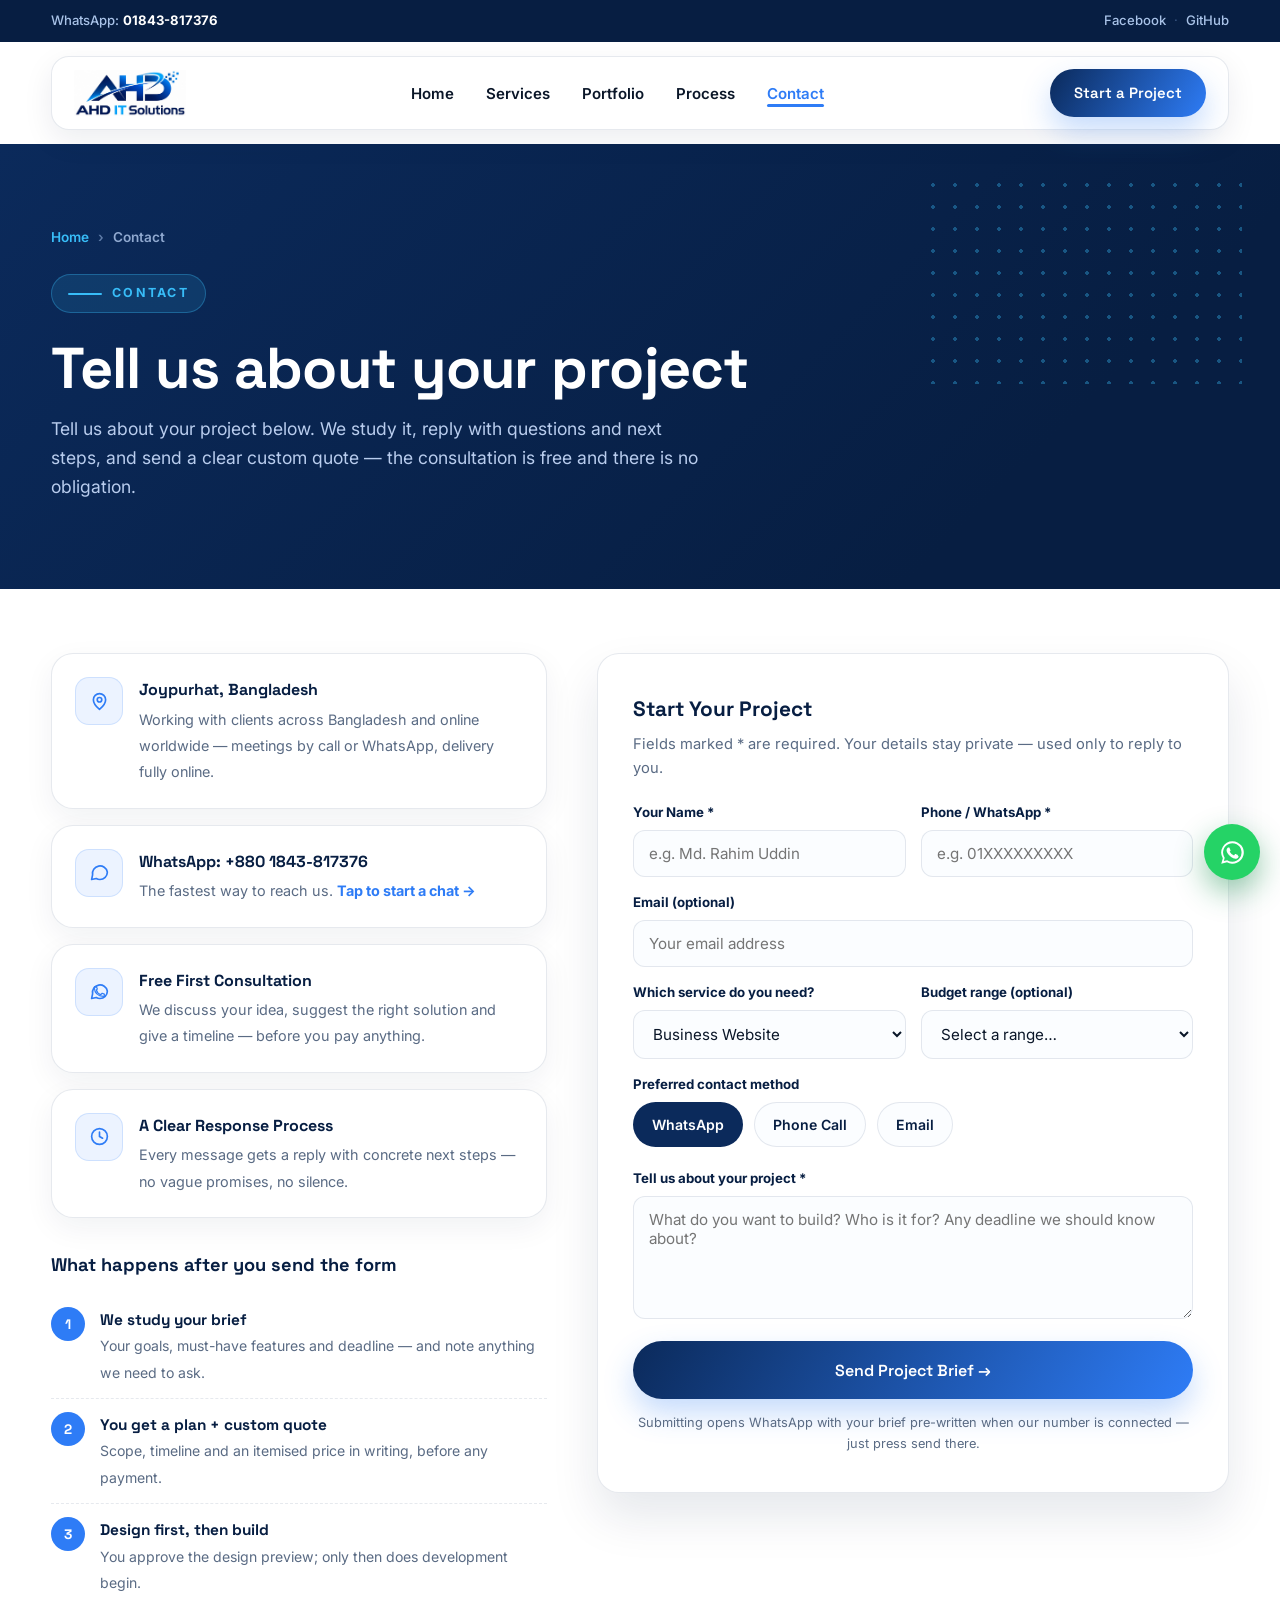
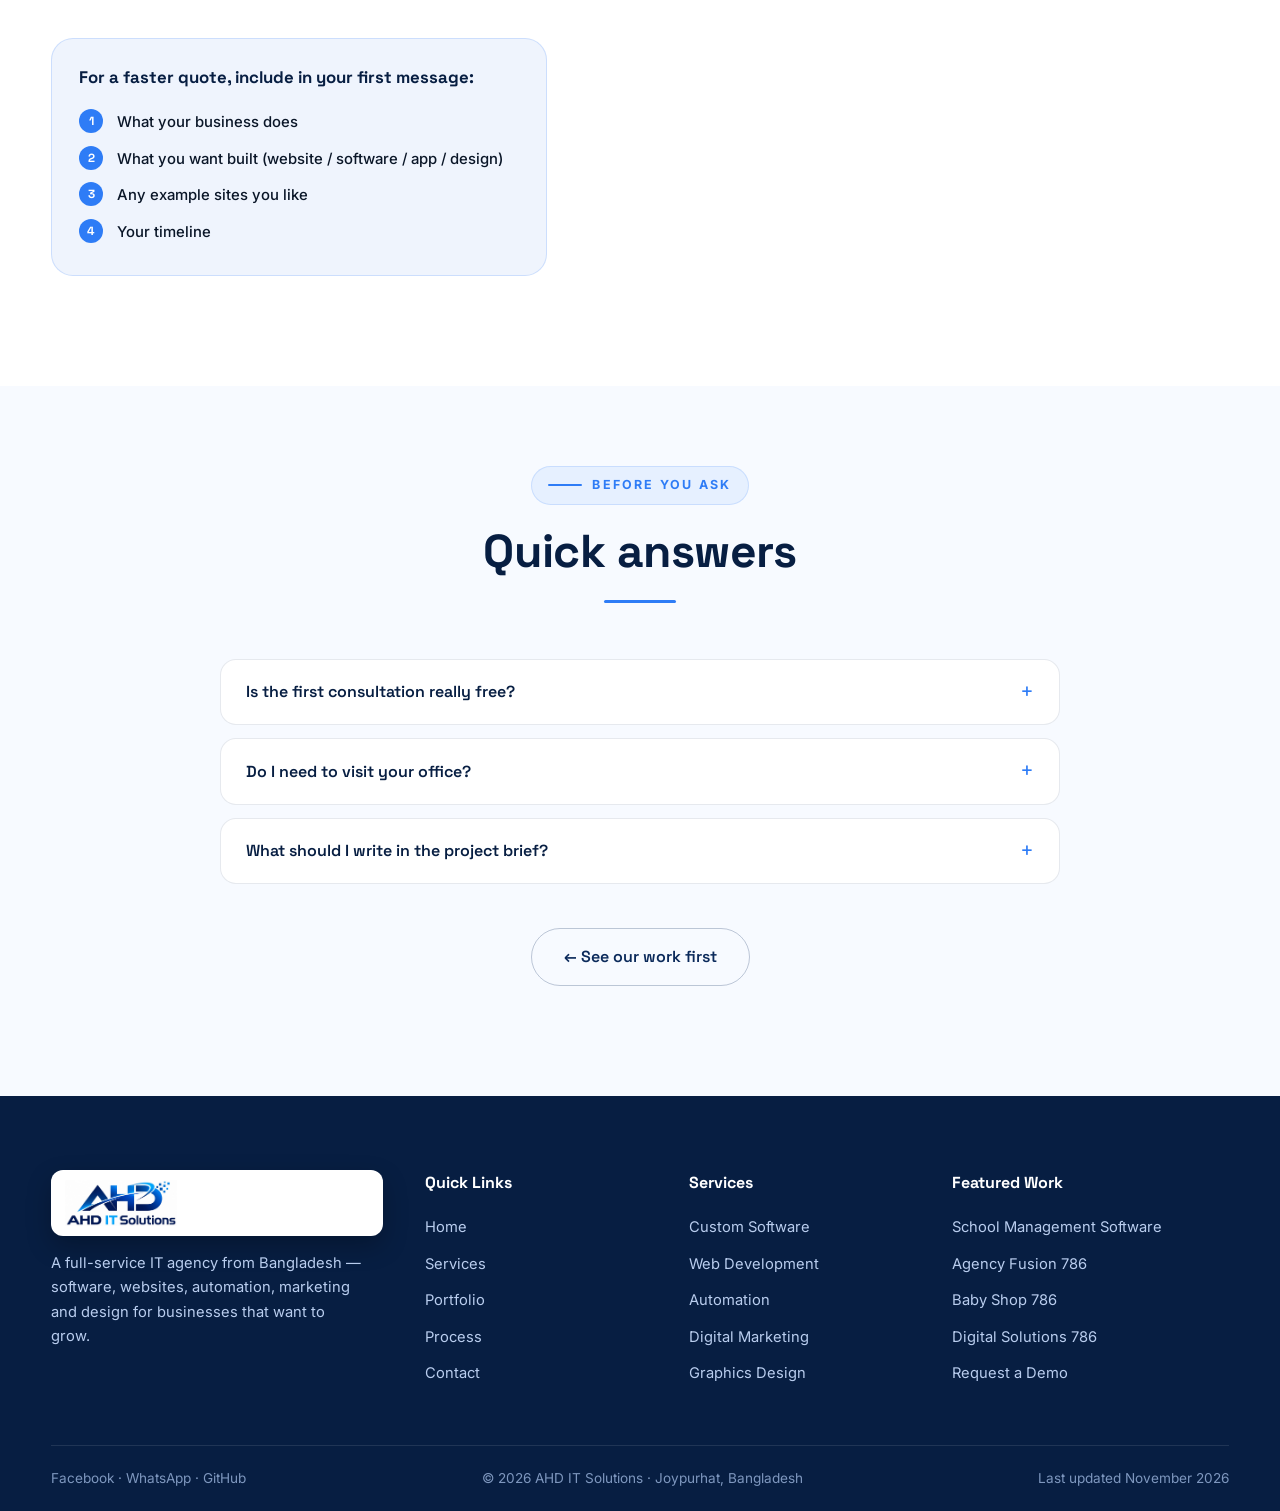
<file: contact.html>
<!DOCTYPE html>
<html lang="en">
<head>
<meta charset="UTF-8">
<meta name="viewport" content="width=device-width, initial-scale=1.0">
<title>Contact — AHD IT Solutions | Start Your Project</title>
<meta name="description" content="Start a project with AHD IT Solutions: free first consultation, a clear custom quote, and a step-by-step plan. Based in Bangladesh, working with clients online everywhere.">
<meta property="og:title" content="Contact — AHD IT Solutions | Start Your Project">
<meta property="og:description" content="Start a project with AHD IT Solutions: free first consultation, a clear custom quote, and a step-by-step plan. Based in Bangladesh, working with clients online everywhere.">
<meta property="og:type" content="website">
<meta property="og:image" content="https://sd-hasnat.github.io/ahditsolutions/og-cover.jpg">
<meta property="og:image:width" content="1200">
<meta property="og:image:height" content="630">
<meta name="twitter:card" content="summary_large_image">
<meta name="twitter:title" content="Contact — AHD IT Solutions | Start Your Project">
<meta name="twitter:description" content="Start a project with AHD IT Solutions: free first consultation, a clear custom quote, and a step-by-step plan. Based in Bangladesh, working with clients online everywhere.">
<meta name="twitter:image" content="https://sd-hasnat.github.io/ahditsolutions/og-cover.jpg">
<link rel="icon" type="image/jpeg" href="[data-uri]">
<link rel="preconnect" href="https://fonts.googleapis.com">
<link href="https://fonts.googleapis.com/css2?family=Space+Grotesk:wght@500;600;700&family=Inter:wght@400;500;600&display=swap" rel="stylesheet">
<link rel="stylesheet" href="styles.css">
</head>
<body>

<div class="topbar">
  <div class="wrap">
    <a class="tb-wa" href="https://wa.me/8801843817376" target="_blank" rel="noopener">WhatsApp: <b>01843-817376</b></a>
    <span class="tb-right"><a href="https://www.facebook.com/ahditsolutions" target="_blank" rel="noopener">Facebook</a><span class="tb-sep">·</span><a href="https://github.com/SD-Hasnat/ahditsolutions" target="_blank" rel="noopener">GitHub</a></span>
  </div>
</div>

<header class="site" id="header">
  <div class="wrap">
    <div class="nav">
      <a class="brand" href="index.html" aria-label="AHD IT Solutions home">
        <img src="[data-uri]" alt="AHD IT Solutions" class="brand-logo">
      </a>
      <ul class="nav-links">
        <li><a href="index.html">Home</a></li>
        <li><a href="index.html#services">Services</a></li>
        <li><a href="portfolio.html">Portfolio</a></li>
        <li><a href="index.html#process">Process</a></li>
        <li><a href="contact.html" class="active">Contact</a></li>
      </ul>
      <a class="btn btn-primary btn-sm nav-cta" href="contact.html">Start a Project</a>
      <button class="burger" id="burger" aria-label="Open menu"><span></span><span></span><span></span></button>
    </div>
    <nav class="mobile-menu">
      <a href="index.html">Home</a><a href="index.html#services">Services</a><a href="portfolio.html">Portfolio</a>
      <a href="index.html#process">Process</a><a href="contact.html">Contact</a><a href="contact.html">Start a Project →</a>
    </nav>
  </div>
</header>

<!-- ================= PAGE HERO ================= -->
<section class="page-hero">
  <div class="wrap">
    <div class="crumbs"><a href="index.html">Home</a><i>›</i><span>Contact</span></div>
    <span class="eyebrow light" style="margin-top:26px">Contact</span>
    <h1>Tell us about your project</h1>
    <p>Tell us about your project below. We study it, reply with questions and next steps, and send a clear custom quote — the consultation is free and there is no obligation.</p>
  </div>
</section>

<!-- ================= CONTACT ================= -->
<section style="padding-top:64px">
  <div class="wrap contact-grid">
    <div>
      <div class="c-card">
        <span class="ci"><svg viewBox="0 0 24 24"><path d="M12 21s-7-5.6-7-11a7 7 0 1114 0c0 5.4-7 11-7 11z"/><circle cx="12" cy="10" r="2.6"/></svg></span>
        <div><b>Joypurhat, Bangladesh</b><span>Working with clients across Bangladesh and online worldwide — meetings by call or WhatsApp, delivery fully online.</span></div>
      </div>
      <div class="c-card">
        <span class="ci"><svg viewBox="0 0 24 24"><path d="M21 11.5a8.5 8.5 0 01-8.5 8.5c-1.5 0-3-.4-4.2-1.1L3 20l1.1-5.3A8.5 8.5 0 1121 11.5z"/></svg></span>
        <div><b>WhatsApp: +880 1843-817376</b><span>The fastest way to reach us. <a href="https://wa.me/8801843817376" target="_blank" rel="noopener" style="color:#2E7CF6;font-weight:700">Tap to start a chat →</a></span></div>
      </div>
      <div class="c-card">
        <span class="ci"><svg viewBox="0 0 24 24"><path d="M21 11.5a8.5 8.5 0 01-8.5 8.5c-1.5 0-3-.4-4.2-1.1L3 20l1.1-5.3A8.5 8.5 0 1121 11.5z"/><path d="M8.5 10.5c.5 2 3 4.5 5 5l1.5-1.5 2.5 1v1.5c0 .5-.5 1-1 1C10 17.5 6.5 14 6 7.5c0-.5.5-1 1-1h1.5l1 2.5-1 1.5z" stroke-width="1.4"/></svg></span>
        <div><b>Free First Consultation</b><span>We discuss your idea, suggest the right solution and give a timeline — before you pay anything.</span></div>
      </div>
      <div class="c-card">
        <span class="ci"><svg viewBox="0 0 24 24"><circle cx="12" cy="12" r="9"/><path d="M12 7v5l3.5 2"/></svg></span>
        <div><b>A Clear Response Process</b><span>Every message gets a reply with concrete next steps — no vague promises, no silence.</span></div>
      </div>

      <div class="next-steps">
        <h3>What happens after you send the form</h3>
        <div class="ns-item"><span class="n">1</span><div><b>We study your brief</b><span>Your goals, must-have features and deadline — and note anything we need to ask.</span></div></div>
        <div class="ns-item"><span class="n">2</span><div><b>You get a plan + custom quote</b><span>Scope, timeline and an itemised price in writing, before any payment.</span></div></div>
        <div class="ns-item"><span class="n">3</span><div><b>Design first, then build</b><span>You approve the design preview; only then does development begin.</span></div></div>
      </div>
      <div class="quote-tips">
        <h3>For a faster quote, include in your first message:</h3>
        <ol>
          <li>What your business does</li>
          <li>What you want built (website / software / app / design)</li>
          <li>Any example sites you like</li>
          <li>Your timeline</li>
        </ol>
      </div>
    </div>

    <div class="form-card" id="contact-form">
      <h3>Start Your Project</h3>
      <p>Fields marked * are required. Your details stay private — used only to reply to you.</p>
      <div class="form-ok" id="formOk">✓ Thank you! Your project brief is ready — if WhatsApp did not open automatically, your details are saved in this form and we will use your preferred contact method as soon as our inbox is connected.</div>
      <form id="projectForm" novalidate>
        <div class="f-row">
          <div class="f-group"><label for="fName">Your Name *</label><input id="fName" type="text" placeholder="e.g. Md. Rahim Uddin" required></div>
          <div class="f-group"><label for="fPhone">Phone / WhatsApp *</label><input id="fPhone" type="tel" placeholder="e.g. 01XXXXXXXXX" required></div>
        </div>
        <div class="f-group"><label for="fEmail">Email (optional)</label><input id="fEmail" type="email" placeholder="Your email address"></div>
        <div class="f-row">
          <div class="f-group"><label for="fService">Which service do you need?</label>
            <select id="fService">
              <option>Business Website</option><option>Custom Software</option><option>School Management Software</option>
              <option>Business Automation</option><option>Digital Marketing</option><option>Graphics / Logo Design</option><option>Something Else</option>
            </select>
          </div>
          <div class="f-group"><label for="fBudget">Budget range (optional)</label>
            <select id="fBudget">
              <option value="">Select a range…</option>
              <option>Under ৳25,000</option><option>৳25,000 – ৳50,000</option><option>৳50,000 – ৳1,00,000</option>
              <option>৳1,00,000 – ৳2,50,000</option><option>Above ৳2,50,000</option><option>Not sure yet</option>
            </select>
          </div>
        </div>
        <div class="f-group"><label>Preferred contact method</label>
          <div class="radio-row">
            <label class="radio-pill"><input type="radio" name="fMethod" value="WhatsApp" checked><span>WhatsApp</span></label>
            <label class="radio-pill"><input type="radio" name="fMethod" value="Phone Call"><span>Phone Call</span></label>
            <label class="radio-pill"><input type="radio" name="fMethod" value="Email"><span>Email</span></label>
          </div>
        </div>
        <div class="f-group"><label for="fMsg">Tell us about your project *</label><textarea id="fMsg" rows="5" placeholder="What do you want to build? Who is it for? Any deadline we should know about?" required></textarea></div>
        <button class="btn btn-primary" type="submit" style="width:100%">Send Project Brief →</button>
        <p class="form-note">Submitting opens WhatsApp with your brief pre-written when our number is connected — just press send there.</p>
      </form>
    </div>
  </div>
</section>

<!-- ================= SMALL FAQ ================= -->
<section class="faq" style="background:var(--paper);padding-top:80px">
  <div class="wrap">
    <div class="sec-head center">
      <span class="eyebrow">Before You Ask</span>
      <h2>Quick answers</h2>
      <div class="sec-rule"></div>
    </div>
    <div class="faq-list">
      <div class="faq-item">
        <button class="faq-q">Is the first consultation really free?<span class="fx">+</span></button>
        <div class="faq-a"><p>Yes. We discuss your project, suggest an approach and give you a timeline and custom quote in writing. You decide afterwards — there is no obligation to continue.</p></div>
      </div>
      <div class="faq-item">
        <button class="faq-q">Do I need to visit your office?<span class="fx">+</span></button>
        <div class="faq-a"><p>No. We are based in Bangladesh and work with clients fully online — briefings, design previews, progress updates and delivery all happen by call, WhatsApp and shared links.</p></div>
      </div>
      <div class="faq-item">
        <button class="faq-q">What should I write in the project brief?<span class="fx">+</span></button>
        <div class="faq-a"><p>Just the essentials: what you want to build, who will use it, the features you cannot live without, and any deadline. Even a rough idea is enough — shaping it is part of our job.</p></div>
      </div>
    </div>
    <div style="text-align:center;margin-top:44px">
      <a class="btn btn-ghost" href="portfolio.html">← See our work first</a>
    </div>
  </div>
</section>

<!-- ================= FOOTER ================= -->
<footer>
  <div class="wrap">
    <div class="foot-grid">
      <div>
        <a class="brand logo-chip" href="index.html">
          <img src="[data-uri]" alt="AHD IT Solutions" class="brand-logo">
        </a>
        <p class="foot-about">A full-service IT agency from Bangladesh — software, websites, automation, marketing and design for businesses that want to grow.</p>
      </div>
      <div>
        <h4>Quick Links</h4>
        <ul class="foot-links"><li><a href="index.html">Home</a></li><li><a href="index.html#services">Services</a></li><li><a href="portfolio.html">Portfolio</a></li><li><a href="index.html#process">Process</a></li><li><a href="contact.html">Contact</a></li></ul>
      </div>
      <div>
        <h4>Services</h4>
        <ul class="foot-links"><li><a href="index.html#services">Custom Software</a></li><li><a href="index.html#services">Web Development</a></li><li><a href="index.html#services">Automation</a></li><li><a href="index.html#services">Digital Marketing</a></li><li><a href="index.html#services">Graphics Design</a></li></ul>
      </div>
      <div>
        <h4>Featured Work</h4>
        <ul class="foot-links"><li><a href="portfolio.html">School Management Software</a></li><li><a href="portfolio.html">Agency Fusion 786</a></li><li><a href="portfolio.html">Baby Shop 786</a></li><li><a href="portfolio.html">Digital Solutions 786</a></li><li><a href="contact.html">Request a Demo</a></li></ul>
      </div>
    </div>
    <div class="foot-bottom">
      <span class="foot-social"><a href="https://www.facebook.com/ahditsolutions" target="_blank" rel="noopener">Facebook</a> · <a href="https://wa.me/8801843817376" target="_blank" rel="noopener">WhatsApp</a> · <a href="https://github.com/SD-Hasnat/ahditsolutions" target="_blank" rel="noopener">GitHub</a></span>
      <span>© 2026 AHD IT Solutions · Joypurhat, Bangladesh</span>
      <span>Last updated November 2026</span>
    </div>
  </div>
</footer>

<button class="to-top" aria-label="Back to top">↑</button>
<script src="script.js"></script>
</body>
</html>
</file>
<file: styles.css>
/* ============================================================
   AHD IT Solutions — Phlox-standard Agency Stylesheet (v3)
   Tokens: navy #0B2A5B / deep #071E42 / azure #2E7CF6 / sky #38BDF8
   One gradient (navy→azure): primary buttons, filled service card, CTA band
   ============================================================ */
:root{
  --navy:#0B2A5B; --deep:#071E42; --navy3:#0D3270;
  --azure:#2E7CF6; --blue:#2E7CF6; --sky:#38BDF8;
  --ink:#0A1628; --grey:#5A6B84; --muted:#5A6B84;
  --paper:#F7FAFF; --bg:#F7FAFF; --card:#FFFFFF;
  --line:rgba(11,42,91,.10);
  --grad:linear-gradient(120deg,#0B2A5B 0%,#2E7CF6 100%);
  --grad-soft:#EFF4FD;
  --shadow-card:0 24px 48px rgba(7,30,66,.10);
  --shadow-soft:0 10px 30px rgba(7,30,66,.06);
  --shadow:0 10px 30px rgba(7,30,66,.06);
  --shadow-lg:0 24px 48px rgba(7,30,66,.12);
  --r:22px;
}
*{margin:0;padding:0;box-sizing:border-box}
html{scroll-behavior:smooth}
body{font-family:'Inter',system-ui,sans-serif;color:var(--ink);background:#fff;line-height:1.65;font-size:1rem;overflow-x:hidden}
h1,h2,h3,h4,.brand-name{font-family:'Space Grotesk',sans-serif;color:var(--deep)}
h2{font-size:clamp(2rem,3.6vw,2.9rem);font-weight:700;line-height:1.15;letter-spacing:-.01em}
img,svg{display:block;max-width:100%}
a{text-decoration:none;color:inherit}
::selection{background:var(--azure);color:#fff}
:focus-visible{outline:2px solid var(--azure);outline-offset:2px}
.wrap{width:min(1240px,92%);margin:0 auto}
section{padding:110px 0}

/* ---------- Section signature: eyebrow pill + H2 + rule ---------- */
.eyebrow{display:inline-flex;align-items:center;gap:10px;font-size:.78rem;font-weight:700;letter-spacing:.18em;text-transform:uppercase;color:var(--azure);background:rgba(46,124,246,.08);border:1px solid rgba(46,124,246,.16);padding:8px 16px;border-radius:999px}
.eyebrow::before{content:"";width:34px;height:2px;border-radius:2px;background:var(--azure);flex:none}
.eyebrow.light{background:rgba(56,189,248,.13);border-color:rgba(56,189,248,.32);color:var(--sky)}
.eyebrow.light::before{background:var(--sky)}
.sec-rule{width:72px;height:3px;border-radius:3px;background:var(--azure);margin-top:22px}
.sec-rule.sky{background:var(--sky)}
.sec-head{margin-bottom:56px;max-width:760px}
.sec-head.center{margin-left:auto;margin-right:auto;text-align:center}
.sec-head.center .sec-rule{margin-left:auto;margin-right:auto}
.sec-head h2{margin-top:20px}
.sec-head p{color:var(--grey);font-size:1.06rem;margin-top:14px}

/* ---------- Buttons (pill, 58px) ---------- */
.btn{display:inline-flex;align-items:center;justify-content:center;gap:9px;height:58px;padding:0 32px;border-radius:999px;font-family:'Space Grotesk';font-weight:600;font-size:1rem;border:0;cursor:pointer;transition:.25s;white-space:nowrap}
.btn-sm{height:48px;padding:0 24px;font-size:.93rem}
.btn-primary{background:var(--grad);color:#fff;box-shadow:0 14px 30px rgba(46,124,246,.28)}
.btn-primary:hover{transform:translateY(-2px);box-shadow:0 20px 38px rgba(46,124,246,.34)}
.btn-azure{background:var(--azure);color:#fff;box-shadow:0 14px 30px rgba(46,124,246,.35)}
.btn-azure:hover{transform:translateY(-2px);background:#1F6CE0}
.btn-ghost{background:transparent;color:var(--navy);border:1.5px solid rgba(11,42,91,.25)}
.btn-ghost:hover{border-color:var(--azure);color:var(--azure);transform:translateY(-2px)}
.btn-outline-w{background:transparent;color:#fff;border:1.5px solid rgba(255,255,255,.55)}
.btn-outline-w:hover{border-color:#fff;transform:translateY(-2px)}
.btn-white{background:#fff;color:var(--navy);box-shadow:0 14px 30px rgba(7,30,66,.18)}
.btn-white:hover{transform:translateY(-2px);background:#EAF2FF}
.reveal{opacity:0;transform:translateY(24px);transition:opacity .6s ease,transform .6s ease}
.reveal.in{opacity:1;transform:none}

/* ---------- Top bar ---------- */
.topbar{background:var(--deep);color:#A9C3E8;font-size:.82rem}
.topbar .wrap{display:flex;justify-content:space-between;align-items:center;height:42px;gap:14px}
.topbar a{color:#A9C3E8;font-weight:500;transition:.2s}
.topbar a:hover{color:#fff}
.topbar .tb-wa b{color:#fff;font-weight:700}
.topbar .tb-right{display:flex;gap:8px;align-items:center}
.topbar .tb-sep{color:#3D5A86}

/* ---------- Floating header ---------- */
header.site{position:sticky;top:0;z-index:100;padding-top:14px;background:transparent}
header.site .nav{display:flex;align-items:center;justify-content:space-between;gap:20px;background:#fff;border:1px solid var(--line);border-radius:18px;box-shadow:0 10px 30px rgba(7,30,66,.08);padding:12px 22px;transition:box-shadow .3s}
header.site.scrolled .nav{box-shadow:0 20px 44px rgba(7,30,66,.16)}
.brand{display:flex;align-items:center;gap:12px}
.brand-mark{width:47px;height:47px;border-radius:12px;background:var(--grad);display:grid;place-items:center;color:#fff;font-family:'Space Grotesk';font-weight:700;font-size:1rem;box-shadow:0 8px 18px rgba(46,124,246,.30);position:relative;overflow:hidden;flex:none}
.brand-mark::after{content:"";position:absolute;top:6px;right:6px;width:6px;height:6px;background:var(--sky);border-radius:2px;box-shadow:-9px 0 0 rgba(255,255,255,.55),0 9px 0 rgba(255,255,255,.35)}
.brand-name{font-size:1.22rem;font-weight:700;color:var(--deep);white-space:nowrap;line-height:1.15}
.brand-name em{font-style:normal;color:var(--azure)}
.brand-tag{display:block;font-family:'Inter';font-size:.59rem;font-weight:600;letter-spacing:.3em;color:var(--grey)}
.nav-links{display:flex;gap:32px;list-style:none}
.nav-links a{font-weight:600;font-size:.94rem;color:var(--ink);position:relative;padding:4px 0}
.nav-links a::after{content:"";position:absolute;left:0;bottom:0;width:0;height:2.5px;border-radius:2px;background:var(--azure);transition:.3s}
.nav-links a:hover::after,.nav-links a.active::after{width:100%}
.nav-links a.active{color:var(--azure)}
.burger{display:none;background:none;border:0;cursor:pointer;padding:8px}
.burger span{display:block;width:26px;height:2.6px;background:var(--navy);border-radius:2px;margin:5.5px 0;transition:.3s}
.mobile-menu{display:none;background:#fff;border:1px solid var(--line);border-radius:16px;margin-top:10px;padding:10px 18px;box-shadow:var(--shadow-card)}
.mobile-menu a{display:block;padding:12px 4px;font-weight:600;border-bottom:1px solid var(--line)}
.mobile-menu a:last-child{border:0}
header.site.open .mobile-menu{display:block}
header.site.open .burger span:nth-child(1){transform:translateY(8px) rotate(45deg)}
header.site.open .burger span:nth-child(2){opacity:0}
header.site.open .burger span:nth-child(3){transform:translateY(-8px) rotate(-45deg)}

/* ---------- HERO (full-bleed navy) ---------- */
.hero{position:relative;background:linear-gradient(135deg,#0B2A5B 0%,#071E42 78%);color:#DCE8FA;overflow:hidden;padding:92px 0 108px;margin-top:14px}
.hero::before{content:"";position:absolute;top:36px;right:3%;width:340px;height:230px;background-image:radial-gradient(rgba(56,189,248,.38) 1.6px,transparent 1.7px);background-size:22px 22px;pointer-events:none}
.hero::after{content:"";position:absolute;width:580px;height:580px;border-radius:50%;background:radial-gradient(circle,rgba(46,124,246,.38),transparent 65%);bottom:-280px;left:-180px;pointer-events:none}
.hero-grid{display:grid;grid-template-columns:1.02fr .98fr;gap:62px;align-items:center;position:relative;z-index:1}
.hero h1{color:#fff;font-size:clamp(2.9rem,6vw,4.6rem);font-weight:700;line-height:1.06;letter-spacing:-.01em;margin:26px 0 24px}
.hero h1 .accent{color:var(--sky)}
.hero-sub{font-size:1.13rem;color:#B9CDEE;max-width:520px}
.hero-btns{display:flex;gap:14px;flex-wrap:wrap;margin:34px 0 28px}
.hero-note{color:#A9C3E8;font-size:.95rem;font-weight:500}
.photo-stack{position:relative}
.photo-stack::before{content:"";position:absolute;inset:0;transform:translate(28px,28px);border-radius:28px;background:var(--sky)}
.photo-stack.azure::before{background:var(--azure)}
.photo-stack img{position:relative;z-index:1;width:100%;object-fit:cover;border-radius:28px;box-shadow:0 34px 70px rgba(0,0,0,.35)}
.hero-photo img{height:540px}
.float-card{position:absolute;z-index:3;background:#fff;color:var(--ink);border-radius:16px;box-shadow:0 24px 48px rgba(7,30,66,.20);padding:16px 20px;display:flex;gap:13px;align-items:flex-start;animation:float 5.5s ease-in-out infinite}
.hero .float-card{left:-24px;bottom:36px;max-width:302px}
.float-card .dot-live{width:10px;height:10px;border-radius:50%;background:#0E9F6E;box-shadow:0 0 0 5px rgba(14,159,110,.16);flex:none;margin-top:7px}
.float-card b{display:block;font-family:'Space Grotesk';font-size:.95rem;color:var(--deep);line-height:1.3}
.float-card span{display:block;font-size:.86rem;font-weight:600;color:var(--ink)}
.float-card small{display:block;font-size:.78rem;color:var(--grey);margin-top:2px}
@keyframes float{0%,100%{transform:translateY(0)}50%{transform:translateY(-9px)}}

/* ---------- Proof / marquee strip ---------- */
.proof{background:#fff;padding:30px 0;border-bottom:1px solid var(--line);overflow:hidden}
.proof .wrap{display:flex;align-items:center;gap:34px}
.proof .p-label{color:var(--grey);font-size:.76rem;font-weight:700;letter-spacing:.18em;text-transform:uppercase;white-space:nowrap}
.marquee{overflow:hidden;flex:1;-webkit-mask-image:linear-gradient(90deg,transparent,#000 8%,#000 92%,transparent);mask-image:linear-gradient(90deg,transparent,#000 8%,#000 92%,transparent)}
.marquee-track{display:flex;gap:52px;width:max-content;animation:scrollX 30s linear infinite}
.marquee-track span{color:var(--navy);font-family:'Space Grotesk';font-weight:700;font-size:1rem;white-space:nowrap;display:flex;gap:52px;align-items:center}
.marquee-track span::after{content:"";width:7px;height:7px;border-radius:2px;background:var(--azure);flex:none}
@keyframes scrollX{to{transform:translateX(-50%)}}

/* ---------- Services ---------- */
.services{background:var(--paper)}
.svc-grid{display:grid;grid-template-columns:repeat(3,1fr);gap:28px}
.svc-card{background:#fff;border:1px solid var(--line);border-radius:22px;overflow:hidden;box-shadow:var(--shadow-soft);transition:.3s;display:flex;flex-direction:column}
.svc-card:hover{transform:translateY(-6px);box-shadow:var(--shadow-card)}
.svc-media{height:150px;position:relative;overflow:hidden;flex:none}
.svc-media img{width:100%;height:100%;object-fit:cover;transition:.5s}
.svc-card:hover .svc-media img{transform:scale(1.06)}
.svc-media.grad-only{display:grid;place-items:center}
.g3{background:#1E3A8A}.g5{background:#8A2A63}
.svc-ui{position:absolute;inset:0;z-index:1;padding:16px 18px;display:flex;flex-direction:column;gap:8px;justify-content:center}
.svc-ui .flow-row{display:flex;align-items:center;gap:9px;background:rgba(255,255,255,.96);border-radius:10px;padding:8.5px 12px;font-size:.68rem;font-weight:600;color:var(--deep);box-shadow:0 8px 18px rgba(0,0,0,.16)}
.svc-ui .flow-row .dotn{width:8px;height:8px;border-radius:50%;flex:none}
.svc-ui .flow-row b{margin-left:auto;color:var(--azure);font-size:.6rem;white-space:nowrap}
.svc-ui .swatches{display:flex;gap:6px;margin-left:auto}
.svc-ui .swatches i{width:20px;height:20px;border-radius:6px;border:2px solid rgba(255,255,255,.9);box-shadow:0 3px 8px rgba(0,0,0,.2)}
.svc-icon{width:56px;height:56px;border-radius:16px;background:rgba(46,124,246,.10);border:1px solid rgba(46,124,246,.14);display:grid;place-items:center;margin:-28px 0 0 26px;position:relative;z-index:2;flex:none}
.svc-icon svg{width:27px;height:27px;stroke:var(--azure);fill:none;stroke-width:1.9;stroke-linecap:round;stroke-linejoin:round}
.svc-body{padding:20px 26px 28px;display:flex;flex-direction:column;flex:1}
.svc-body h3{font-size:1.35rem;font-weight:700;margin-bottom:9px}
.svc-body>p{color:var(--grey);font-size:.97rem;margin-bottom:17px}
.svc-ticks{list-style:none;display:grid;grid-template-columns:1fr 1fr;gap:7px 14px;margin-top:auto}
.svc-ticks li{font-size:.86rem;font-weight:500;padding-left:22px;position:relative;line-height:1.45}
.svc-ticks li::before{content:"✓";position:absolute;left:0;top:1px;width:16px;height:16px;border-radius:50%;background:rgba(46,124,246,.13);color:var(--azure);font-weight:800;font-size:.58rem;display:grid;place-items:center}
.svc-card.filled{background:var(--grad);border:0;color:#fff}
.svc-card.filled h3{color:#fff}
.svc-card.filled .svc-body>p{color:#C9DCF7}
.svc-card.filled .svc-icon{background:rgba(255,255,255,.18);border-color:rgba(255,255,255,.25)}
.svc-card.filled .svc-icon svg{stroke:#fff}
.svc-card.filled .svc-ticks li::before{background:rgba(255,255,255,.22);color:#fff}
.tech-strip{margin-top:58px;text-align:center}
.ts-label{font-size:.78rem;font-weight:700;letter-spacing:.18em;text-transform:uppercase;color:var(--grey)}
.tech-row{display:flex;gap:11px;flex-wrap:wrap;justify-content:center;margin-top:20px}
.tech-row span{font-family:'Space Grotesk';font-weight:600;font-size:.88rem;color:var(--navy);background:#fff;border:1px solid var(--line);border-radius:999px;padding:9px 19px;box-shadow:0 4px 14px rgba(7,30,66,.05)}

/* ---------- About ---------- */
.about-grid{display:grid;grid-template-columns:1fr 1fr;gap:64px;align-items:center}
.about-visual{position:relative;margin:26px 30px 30px 26px}
.about-visual .off1{position:absolute;top:-26px;right:-30px;width:56%;height:52%;background:var(--azure);border-radius:24px}
.about-visual .off2{position:absolute;bottom:-30px;left:-26px;width:56%;height:52%;background:#DCEBFF;border-radius:24px}
.about-visual img{position:relative;z-index:1;width:100%;height:460px;object-fit:cover;object-position:22% 50%;border-radius:24px;box-shadow:var(--shadow-card)}
.about-follow{position:absolute;z-index:3;right:-14px;bottom:30px;background:var(--grad);color:#fff;border-radius:16px;padding:15px 20px;box-shadow:0 24px 48px rgba(7,30,66,.22);display:flex;gap:15px;align-items:center}
.about-follow b{display:block;font-family:'Space Grotesk';font-size:.92rem;line-height:1.3}
.about-follow span{font-size:.76rem;color:#C9DCF7}
.about-follow .soc{display:flex;gap:8px}
.about-follow .soc a{width:36px;height:36px;border-radius:50%;background:rgba(255,255,255,.18);display:grid;place-items:center;transition:.2s}
.about-follow .soc a:hover{background:rgba(255,255,255,.32)}
.about-follow .soc svg{width:17px;height:17px;fill:#fff}
.about-copy h2{margin:20px 0 16px}
.about-copy p{color:var(--grey);margin-bottom:15px;font-size:1.02rem}
.about-list{list-style:none;margin:22px 0 30px;display:grid;grid-template-columns:1fr 1fr;gap:10px 22px}
.about-list li{padding:4px 0 4px 30px;position:relative;font-weight:500;font-size:.97rem}
.about-list li::before{content:"✓";position:absolute;left:0;top:4px;width:21px;height:21px;border-radius:50%;background:rgba(46,124,246,.13);color:var(--azure);font-weight:800;font-size:.72rem;display:grid;place-items:center}

/* ---------- Featured product (dark band) ---------- */
.case{background:linear-gradient(160deg,#0B2A5B 0%,#071E42 80%);color:#DCE8FA;position:relative;overflow:hidden}
.case-grid{display:grid;grid-template-columns:1.02fr .98fr;gap:60px;align-items:center;position:relative;z-index:1}
.case h2{color:#fff;margin:20px 0 14px}
.case p.lead{color:#B9CDEE;font-size:1.03rem;margin-bottom:24px}
.case-photo img{height:480px}
.case .float-card{left:-22px;bottom:30px;max-width:250px;flex-direction:column;gap:7px;align-items:stretch}
.case .float-card .fc-pill{align-self:flex-start;background:rgba(14,159,110,.13);border:1px solid rgba(14,159,110,.35);color:#0B7A55;font-size:.66rem;font-weight:800;letter-spacing:.1em;text-transform:uppercase;padding:4px 11px;border-radius:999px}
.case .float-card ul{list-style:none}
.case .float-card li{font-size:.83rem;font-weight:500;padding:3px 0 3px 20px;position:relative;color:var(--ink)}
.case .float-card li::before{content:"✓";position:absolute;left:0;color:var(--azure);font-weight:800;font-size:.75rem}
.feat-grid{display:grid;grid-template-columns:1fr 1fr;gap:12px 20px;margin-bottom:30px}
.feat{display:flex;gap:11px;align-items:flex-start;font-size:.93rem;font-weight:500;color:#EAF2FF}
.feat .tick{width:22px;height:22px;border-radius:50%;background:rgba(56,189,248,.18);color:var(--sky);display:grid;place-items:center;font-size:.7rem;flex:none;margin-top:2px}
.case-meta{display:flex;gap:10px;flex-wrap:wrap;margin-bottom:28px}
.case-meta span{font-size:.76rem;font-weight:600;background:rgba(255,255,255,.08);border:1px solid rgba(255,255,255,.16);color:#DCE8FA;padding:6px 13px;border-radius:999px}
.case-btns{display:flex;gap:14px;flex-wrap:wrap}

/* ---------- Selected Work (home) ---------- */
#work{background:var(--paper)}
.sec-split{display:flex;justify-content:space-between;align-items:flex-end;gap:30px;margin-bottom:52px}
.sec-split h2{margin-top:20px}
.view-all{font-family:'Space Grotesk';font-weight:600;font-size:1rem;color:var(--azure);white-space:nowrap;padding-bottom:8px;transition:.2s}
.view-all:hover{color:var(--navy)}
.sel-grid{display:grid;grid-template-columns:repeat(4,1fr);gap:28px}
.sel-card{display:block;transition:.3s}
.sel-card:hover{transform:translateY(-6px)}
.sel-img{border-radius:20px;overflow:hidden;aspect-ratio:4/3;box-shadow:var(--shadow-soft)}
.sel-img img{width:100%;height:100%;object-fit:cover;transition:transform .55s ease}
.sel-card:hover .sel-img img{transform:scale(1.05)}
.sel-card h3{font-size:1.3rem;font-weight:700;margin-top:19px;line-height:1.25}
.sel-cat{font-size:.75rem;font-weight:700;letter-spacing:.14em;text-transform:uppercase;color:var(--grey);margin:6px 0 7px}
.sel-card p{color:var(--grey);font-size:.94rem}

/* ---------- Why AHD ---------- */
.why-split{display:grid;grid-template-columns:.85fr 1.15fr;gap:60px;align-items:start}
.why-side{position:sticky;top:120px}
.why-side h2{margin:20px 0 14px}
.why-side p{color:var(--grey);font-size:1rem;margin-bottom:28px;max-width:400px}
.why-cards{display:grid;grid-template-columns:1fr 1fr;gap:22px}
.why-card{background:#fff;border:1px solid var(--line);border-radius:20px;padding:27px 25px;box-shadow:var(--shadow-soft);transition:.3s}
.why-card:hover{transform:translateY(-6px);box-shadow:var(--shadow-card)}
.why-card .wnum{font-family:'Space Grotesk';font-weight:700;font-size:1.3rem;color:var(--azure);display:block;margin-bottom:12px}
.why-card h3{font-size:1.08rem;font-weight:700;margin-bottom:7px}
.why-card p{font-size:.92rem;color:var(--grey)}
#why .tech-row{margin-top:54px}

/* ---------- Process ---------- */
.process{background:var(--paper)}
.steps{display:grid;grid-template-columns:repeat(5,1fr);gap:22px}
.step{background:#fff;border:1px solid var(--line);border-radius:20px;padding:29px 23px;box-shadow:var(--shadow-soft);transition:.3s}
.step:hover{transform:translateY(-6px);box-shadow:var(--shadow-card)}
.step .num{width:56px;height:56px;border-radius:50%;background:rgba(46,124,246,.10);color:var(--azure);font-family:'Space Grotesk';font-weight:700;font-size:1.12rem;display:grid;place-items:center;margin-bottom:17px}
.step h3{font-size:1.04rem;font-weight:700;margin-bottom:7px}
.step p{font-size:.89rem;color:var(--grey)}

/* ---------- Pricing ---------- */
.price-grid{display:grid;grid-template-columns:repeat(3,1fr);gap:28px;align-items:stretch}
.price-card{background:#fff;border:1.5px solid var(--line);border-radius:22px;padding:38px 30px 32px;display:flex;flex-direction:column;position:relative;transition:.3s}
.price-card:hover{transform:translateY(-6px);box-shadow:var(--shadow-card)}
.price-card.featured{background:linear-gradient(160deg,#0B2A5B 0%,#0D3270 100%);border:0;color:#fff;transform:scale(1.03);box-shadow:var(--shadow-card)}
.price-card.featured:hover{transform:scale(1.03) translateY(-6px)}
.price-card.featured h3{color:#fff}
.price-card.featured .price-for{color:#B9CDEE}
.price-card.featured .price-list li{color:#EAF2FF}
.price-card.featured .price-list li::before{background:rgba(56,189,248,.22);color:var(--sky)}
.price-badge{position:absolute;top:-15px;left:50%;transform:translateX(-50%);background:var(--azure);color:#fff;font-family:'Space Grotesk';font-size:.68rem;font-weight:700;letter-spacing:.12em;text-transform:uppercase;padding:7px 17px;border-radius:999px;box-shadow:0 10px 22px rgba(46,124,246,.35);white-space:nowrap}
.price-card h3{font-size:1.3rem;font-weight:700}
.price-for{color:var(--grey);font-size:.92rem;margin:6px 0 20px}
.price-list{list-style:none;margin-bottom:30px;flex:1}
.price-list li{padding:6.5px 0 6.5px 28px;position:relative;font-size:.95rem;font-weight:500}
.price-list li::before{content:"✓";position:absolute;left:0;top:6.5px;width:20px;height:20px;border-radius:50%;background:rgba(46,124,246,.13);color:var(--azure);font-weight:800;font-size:.7rem;display:grid;place-items:center}
.price-note{text-align:center;color:var(--grey);font-size:.96rem;margin-top:34px}

/* ---------- Insights ---------- */
.insights{background:var(--paper)}
.blog-grid{display:grid;grid-template-columns:repeat(3,1fr);gap:28px}
.post{background:#fff;border:1px solid var(--line);border-top:3px solid var(--azure);border-radius:20px;padding:29px 27px;transition:.3s;display:flex;flex-direction:column;box-shadow:var(--shadow-soft)}
.post:hover{transform:translateY(-6px);box-shadow:var(--shadow-card)}
.post-meta{display:flex;gap:10px;align-items:center;flex-wrap:wrap;font-size:.78rem;color:var(--grey);font-weight:600;margin-bottom:14px}
.post-meta .pm-cat{color:var(--azure);background:rgba(46,124,246,.09);border:1px solid rgba(46,124,246,.16);text-transform:uppercase;letter-spacing:.1em;font-weight:700;font-size:.66rem;padding:5px 11px;border-radius:999px}
.post h3{font-size:1.28rem;font-weight:700;line-height:1.3;margin-bottom:10px}
.post p{color:var(--grey);font-size:.94rem;flex:1}
.post-link{margin-top:17px;font-family:'Space Grotesk';font-weight:600;font-size:.92rem;color:var(--azure)}

/* ---------- FAQ ---------- */
.faq-list{max-width:840px;margin:0 auto}
.faq-item{background:#fff;border:1px solid var(--line);border-radius:16px;margin-bottom:13px;overflow:hidden;transition:.3s}
.faq-item.open{box-shadow:var(--shadow-soft)}
.faq-q{width:100%;background:none;border:0;cursor:pointer;display:flex;justify-content:space-between;align-items:center;gap:16px;text-align:left;padding:21px 25px;font-family:'Space Grotesk';font-weight:600;font-size:1rem;color:var(--deep)}
.faq-q .fx{font-size:1.4rem;font-weight:400;color:var(--azure);transition:.3s;flex:none;line-height:1}
.faq-a{max-height:0;overflow:hidden;transition:max-height .35s ease}
.faq-a p{padding:0 25px 22px;color:var(--grey);font-size:.95rem}
.faq-item.open .faq-a{max-height:260px}
.faq-item.open .fx{transform:rotate(45deg)}

/* ---------- CTA band ---------- */
.cta-band{background:var(--grad);padding:96px 0;text-align:center;color:#fff;position:relative;overflow:hidden}
.cta-band h2{color:#fff;font-size:clamp(2rem,4vw,2.75rem);max-width:720px;margin:0 auto 14px}
.cta-band p{color:#D7E7FF;max-width:600px;margin:0 auto 34px;font-size:1.05rem}
.cta-btns{display:flex;gap:14px;justify-content:center;flex-wrap:wrap}

/* ---------- Page hero (subpages) ---------- */
.page-hero{position:relative;background:linear-gradient(135deg,#0B2A5B 0%,#071E42 78%);color:#DCE8FA;padding:82px 0 88px;margin-top:14px;overflow:hidden}
.page-hero::before{content:"";position:absolute;top:30px;right:3%;width:320px;height:210px;background-image:radial-gradient(rgba(56,189,248,.35) 1.6px,transparent 1.7px);background-size:22px 22px;pointer-events:none}
.page-hero .wrap{position:relative;z-index:1}
.page-hero h1{color:#fff;font-size:clamp(2.6rem,5vw,3.6rem);font-weight:700;letter-spacing:-.01em;line-height:1.08;margin:24px 0 15px}
.page-hero p{color:#B9CDEE;font-size:1.1rem;max-width:660px}
.crumbs{display:flex;gap:9px;align-items:center;font-size:.85rem;font-weight:600;color:#8FA8CF}
.crumbs a{color:var(--sky)}
.crumbs i{font-style:normal;color:#5F7CA8}

/* ---------- Portfolio ---------- */
.filters{display:flex;gap:11px;flex-wrap:wrap;justify-content:center;margin-bottom:48px}
.filter-btn{font-family:'Space Grotesk';font-weight:600;font-size:.92rem;padding:12px 24px;border-radius:999px;border:1.5px solid var(--line);background:#fff;color:var(--navy);cursor:pointer;transition:.25s}
.filter-btn:hover{border-color:rgba(46,124,246,.45);transform:translateY(-2px)}
.filter-btn.active{background:var(--grad);color:#fff;border-color:transparent}
.work-grid{display:grid;grid-template-columns:repeat(3,1fr);gap:30px;position:relative}
.work{background:#fff;border:1px solid var(--line);border-radius:22px;overflow:hidden;box-shadow:var(--shadow-soft);transition:transform .35s,box-shadow .35s,opacity .4s;display:flex;flex-direction:column}
.work:hover{transform:translateY(-6px);box-shadow:var(--shadow-card)}
.work.hide{opacity:0;transform:scale(.96);pointer-events:none;position:absolute;visibility:hidden}
.work-visual{overflow:hidden;flex:none}
.work-visual img{width:100%;aspect-ratio:4/3;object-fit:cover;transition:transform .55s ease}
.work:hover .work-visual img{transform:scale(1.05)}
.work-body{padding:25px 26px 28px;display:flex;flex-direction:column;flex:1}
.work-body h3{font-size:1.3rem;font-weight:700;margin-bottom:7px;line-height:1.3}
.work-meta{font-size:.75rem;font-weight:700;letter-spacing:.12em;text-transform:uppercase;color:var(--grey);margin-bottom:11px}
.work-body>p:not(.work-meta){color:var(--grey);font-size:.94rem;margin-bottom:17px;flex:1}
.tags{display:flex;gap:8px;flex-wrap:wrap}
.tags span{font-size:.73rem;font-weight:600;background:var(--grad-soft);color:var(--navy);border:1px solid rgba(46,124,246,.14);padding:5px 11px;border-radius:999px}
.portfolio-note{max-width:800px;margin:54px auto 0;background:var(--paper);border:1px solid rgba(46,124,246,.18);border-radius:22px;padding:24px 28px;text-align:center;color:var(--navy);font-size:.96rem}
.portfolio-note b{font-family:'Space Grotesk'}

/* ---------- Contact ---------- */
.contact-grid{display:grid;grid-template-columns:.88fr 1.12fr;gap:50px;align-items:start}
.c-card{display:flex;gap:16px;background:#fff;border:1px solid var(--line);border-radius:22px;padding:23px;margin-bottom:16px;box-shadow:var(--shadow-soft);transition:.3s}
.c-card:hover{transform:translateY(-4px);box-shadow:var(--shadow-card)}
.c-card .ci{width:48px;height:48px;border-radius:14px;background:rgba(46,124,246,.09);border:1px solid rgba(46,124,246,.16);display:grid;place-items:center;flex:none}
.c-card .ci svg{width:21px;height:21px;stroke:var(--azure);fill:none;stroke-width:1.9;stroke-linecap:round;stroke-linejoin:round}
.c-card b{display:block;font-family:'Space Grotesk';color:var(--deep);font-size:1rem;margin-bottom:2px}
.c-card span{font-size:.9rem;color:var(--grey)}
.next-steps{margin-top:32px}
.next-steps h3{font-size:1.14rem;font-weight:700;margin-bottom:14px}
.ns-item{display:flex;gap:15px;padding:13px 0;border-bottom:1px dashed var(--line)}
.ns-item:last-child{border:0}
.ns-item .n{width:34px;height:34px;border-radius:50%;background:var(--azure);color:#fff;font-family:'Space Grotesk';font-weight:700;font-size:.86rem;display:grid;place-items:center;flex:none}
.ns-item b{display:block;font-family:'Space Grotesk';color:var(--deep);font-size:.96rem}
.ns-item span{font-size:.88rem;color:var(--grey)}
.quote-tips{margin-top:30px;background:var(--grad-soft);border:1px solid rgba(46,124,246,.18);border-radius:22px;padding:25px 27px}
.quote-tips h3{font-size:1.05rem;font-weight:700;margin-bottom:12px}
.quote-tips ol{list-style:none;counter-reset:qt}
.quote-tips li{counter-increment:qt;padding:6px 0 6px 38px;position:relative;font-size:.93rem;font-weight:500}
.quote-tips li::before{content:counter(qt);position:absolute;left:0;top:5px;width:24px;height:24px;border-radius:50%;background:var(--azure);color:#fff;font-family:'Space Grotesk';font-size:.74rem;font-weight:700;display:grid;place-items:center}
.form-card{background:#fff;border:1px solid var(--line);border-radius:22px;box-shadow:var(--shadow-card);padding:38px 35px}
.form-card h3{font-size:1.3rem;font-weight:700;margin-bottom:5px}
.form-card>p{color:var(--grey);font-size:.92rem;margin-bottom:22px}
.f-row{display:grid;grid-template-columns:1fr 1fr;gap:15px}
.f-group{margin-bottom:15px}
.f-group label{display:block;font-size:.83rem;font-weight:700;color:var(--deep);margin-bottom:6px}
.f-group input,.f-group select,.f-group textarea{width:100%;font-family:'Inter';font-size:.95rem;padding:13px 15px;border:1.5px solid var(--line);border-radius:12px;background:#FBFDFF;color:var(--ink);outline:none;transition:.2s}
.f-group input:focus,.f-group select:focus,.f-group textarea:focus{border-color:var(--azure);background:#fff;box-shadow:0 0 0 4px rgba(46,124,246,.12)}
.radio-row{display:flex;gap:11px;flex-wrap:wrap}
.radio-pill{position:relative}
.radio-pill input{position:absolute;opacity:0;inset:0;cursor:pointer}
.radio-pill span{display:inline-block;padding:10px 18px;border:1.5px solid var(--line);border-radius:999px;font-weight:600;font-size:.88rem;transition:.2s;background:#FBFDFF}
.radio-pill input:checked+span{background:var(--navy);color:#fff;border-color:transparent}
.form-note{font-size:.8rem;color:var(--grey);margin-top:13px;text-align:center}
.form-ok{display:none;background:#E9FBF2;border:1px solid #A7EBC8;color:#0B6B44;border-radius:12px;padding:14px 17px;font-size:.92rem;font-weight:600;margin-bottom:16px}

/* ---------- Footer ---------- */
footer{background:var(--deep);color:#B9CDEE;padding:74px 0 0}
.foot-grid{display:grid;grid-template-columns:1.5fr 1fr 1fr 1.25fr;gap:42px;padding-bottom:50px}
footer .brand-name{color:#fff}
footer .brand-tag{color:#7E97BE}
.foot-about{font-size:.92rem;margin-top:15px;max-width:310px}
footer h4{color:#fff;font-size:1rem;font-weight:700;margin-bottom:17px}
.foot-links{list-style:none}
.foot-links li{margin-bottom:10px}
.foot-links a{font-size:.92rem;transition:.2s}
.foot-links a:hover{color:#fff}
.foot-bottom{border-top:1px solid rgba(255,255,255,.1);padding:21px 0;display:flex;justify-content:space-between;gap:14px;flex-wrap:wrap;font-size:.85rem;color:#7E97BE}
.foot-bottom a:hover{color:#fff}

/* ---------- Back to top + WhatsApp float ---------- */
.to-top{position:fixed;right:22px;bottom:22px;z-index:90;width:48px;height:48px;border-radius:14px;border:0;background:var(--navy);color:#fff;font-size:1.15rem;cursor:pointer;box-shadow:0 10px 22px rgba(7,30,66,.25);opacity:0;pointer-events:none;transform:translateY(12px);transition:.3s}
.to-top.show{opacity:1;pointer-events:auto;transform:none}
.wa-float{position:fixed;right:20px;bottom:20px;z-index:120;width:56px;height:56px;border-radius:50%;background:#25D366;display:grid;place-items:center;box-shadow:0 12px 30px rgba(18,140,70,.45);transition:.25s;animation:float 5s ease-in-out infinite}
.wa-float:hover{transform:scale(1.08)}

/* ---------- Responsive ---------- */
@media(max-width:1020px){
  .hero-grid,.about-grid,.case-grid,.contact-grid{grid-template-columns:1fr}
  .hero-photo{max-width:620px}
  .hero-photo img{height:430px}
  .case-photo{max-width:620px}
  .svc-grid,.blog-grid,.work-grid{grid-template-columns:repeat(2,1fr)}
  .sel-grid{grid-template-columns:repeat(2,1fr)}
  .steps{grid-template-columns:repeat(3,1fr)}
  .why-split{grid-template-columns:1fr;gap:34px}
  .why-side{position:static}
  .price-grid{grid-template-columns:1fr;max-width:560px;margin:0 auto}
  .price-card.featured{transform:none}
  .price-card.featured:hover{transform:translateY(-6px)}
  .foot-grid{grid-template-columns:1fr 1fr}
  .proof .wrap{flex-direction:column;gap:14px}
  .about-visual{max-width:600px}
}
@media(max-width:720px){
  section{padding:70px 0}
  .nav-links,header.site .nav .nav-cta{display:none}
  .burger{display:block}
  .svc-grid,.work-grid,.blog-grid,.sel-grid,.why-cards{grid-template-columns:1fr}
  .steps{grid-template-columns:1fr 1fr}
  .f-row{grid-template-columns:1fr}
  .hero{padding:64px 0 84px}
  .hero-photo img{height:320px}
  .hero .float-card{left:8px;bottom:14px;max-width:270px}
  .case .float-card{left:8px;bottom:14px}
  .case-photo img{height:300px}
  .photo-stack::before{transform:translate(16px,16px)}
  .about-list{grid-template-columns:1fr}
  .about-visual{margin:20px 14px 26px 10px}
  .about-visual img{height:330px}
  .about-follow{right:0;bottom:16px}
  .feat-grid{grid-template-columns:1fr}
  .sec-split{flex-direction:column;align-items:flex-start;gap:8px}
  .foot-grid{grid-template-columns:1fr}
  .topbar .tb-right{display:none}
  .topbar .wrap{justify-content:center}
  .cta-band{padding:70px 0}
  .form-card{padding:30px 24px}
}
@media(max-width:480px){
  .steps{grid-template-columns:1fr}
  .svc-ticks{grid-template-columns:1fr}
  .btn{padding:0 26px}
}

/* ---------- School featured block (portfolio page) ---------- */
.school-block{max-width:1020px;margin:0 auto}
@media(min-width:721px){
  .school-block .work{flex-direction:row}
  .school-block .work-visual{flex:0 0 44%}
  .school-block .work-visual img{height:100%;aspect-ratio:auto}
}

/* ---------- Website projects portfolio (hover-scroll cards) ---------- */
.pf-h2{font-size:clamp(2rem,3.6vw,2.9rem);font-weight:700;margin-top:20px}
.pf-intro{color:var(--grey);font-size:1.02rem;max-width:720px;margin:18px 0 40px}
.pf-filters{display:flex;gap:11px;flex-wrap:wrap;margin-bottom:48px}
.pf-filter{font-family:'Space Grotesk';font-weight:600;font-size:.92rem;padding:12px 24px;border-radius:999px;border:1.5px solid var(--line);background:#fff;color:var(--navy);cursor:pointer;transition:.25s}
.pf-filter:hover{border-color:rgba(46,124,246,.45);transform:translateY(-2px)}
.pf-filter.active{background:var(--grad);color:#fff;border-color:transparent}
.pf-grid{display:grid;grid-template-columns:repeat(3,1fr);gap:38px 30px}
.pf-card{cursor:pointer}
.pf-frame{position:relative;aspect-ratio:1/1;border-radius:18px;overflow:hidden;background:#EEF3FA;border:1px solid var(--line);box-shadow:var(--shadow-soft);transition:box-shadow .3s}
.pf-card:hover .pf-frame{box-shadow:var(--shadow-card)}
.pf-frame img{position:absolute;left:0;top:0;width:100%;height:auto;display:block;transition:top 4s ease,transform 4s ease}
.pf-card:hover .pf-frame img{top:100%;transform:translateY(-100%)}
.pf-title{font-family:'Space Grotesk';font-weight:600;font-size:1.05rem;color:var(--navy);margin-top:14px;transition:color .25s}
.pf-card:hover .pf-title{color:var(--azure)}
.pf-hidden{display:none!important}
.pf-more-wrap{text-align:center;margin-top:52px}

/* ---------- Project preview lightbox ---------- */
.pf-lightbox{position:fixed;inset:0;z-index:200;background:rgba(7,30,66,.82);display:none;align-items:center;justify-content:center;padding:20px}
.pf-lightbox.open{display:flex}
.pf-lb-panel{background:#fff;width:94vw;max-width:1020px;height:86vh;border-radius:14px;overflow-y:auto;overflow-x:hidden;box-shadow:0 40px 90px rgba(0,0,0,.45)}
.pf-lb-panel img{width:100%;height:auto;display:block}
.pf-lb-close{position:absolute;top:18px;right:22px;z-index:2;width:48px;height:48px;border-radius:50%;border:0;background:#fff;color:var(--navy);font-size:1.7rem;line-height:1;font-family:'Space Grotesk';font-weight:700;cursor:pointer;box-shadow:0 12px 28px rgba(0,0,0,.35);transition:.25s}
.pf-lb-close:hover{background:var(--azure);color:#fff;transform:rotate(90deg)}

/* ---------- Official logo ---------- */
.brand-logo{height:46px;width:auto;display:block}
.logo-chip{background:#fff;padding:10px 14px;border-radius:12px;box-shadow:0 10px 24px rgba(0,0,0,.25)}
@media(max-width:720px){.brand-logo{height:38px}}

/* ---------- Selected Work: tall portfolio screenshots ---------- */
.sel-img img.sel-shot{object-position:top center}

/* ---------- Insights article reader ---------- */
.post{cursor:pointer}
.article-src{display:none}
.reader{position:fixed;inset:0;z-index:210;background:rgba(7,30,66,.82);display:none;align-items:center;justify-content:center;padding:20px}
.reader.open{display:flex}
.reader-panel{background:#fff;width:94vw;max-width:760px;max-height:86vh;border-radius:14px;overflow-y:auto;overflow-x:hidden;box-shadow:0 40px 90px rgba(0,0,0,.45);padding:42px 46px}
.reader-close{position:absolute;top:18px;right:22px;z-index:2;width:48px;height:48px;border-radius:50%;border:0;background:#fff;color:var(--navy);font-size:1.7rem;line-height:1;font-family:'Space Grotesk';font-weight:700;cursor:pointer;box-shadow:0 12px 28px rgba(0,0,0,.35);transition:.25s}
.reader-close:hover{background:var(--azure);color:#fff;transform:rotate(90deg)}
.reader-meta{display:flex;gap:10px;align-items:center;flex-wrap:wrap;font-size:.8rem;color:var(--grey);font-weight:600;margin-bottom:16px}
.reader-meta .pm-cat{color:var(--azure);background:rgba(46,124,246,.09);border:1px solid rgba(46,124,246,.16);text-transform:uppercase;letter-spacing:.1em;font-weight:700;font-size:.66rem;padding:5px 11px;border-radius:999px}
.reader-body h3{font-size:1.7rem;font-weight:700;line-height:1.25;margin-bottom:18px;color:var(--deep)}
.reader-body h4{font-size:1.15rem;font-weight:700;margin:26px 0 10px;color:var(--deep)}
.reader-body p{color:#3D4F6B;font-size:1rem;line-height:1.78;margin-bottom:16px}
@media(max-width:720px){.reader-panel{padding:30px 22px;max-height:84vh}.reader-body h3{font-size:1.45rem}}

@media(max-width:1020px){
  .pf-grid{grid-template-columns:repeat(2,1fr)}
}
@media(max-width:720px){
  .pf-grid{grid-template-columns:1fr}
  .pf-lb-panel{height:82vh}
}
</file>
